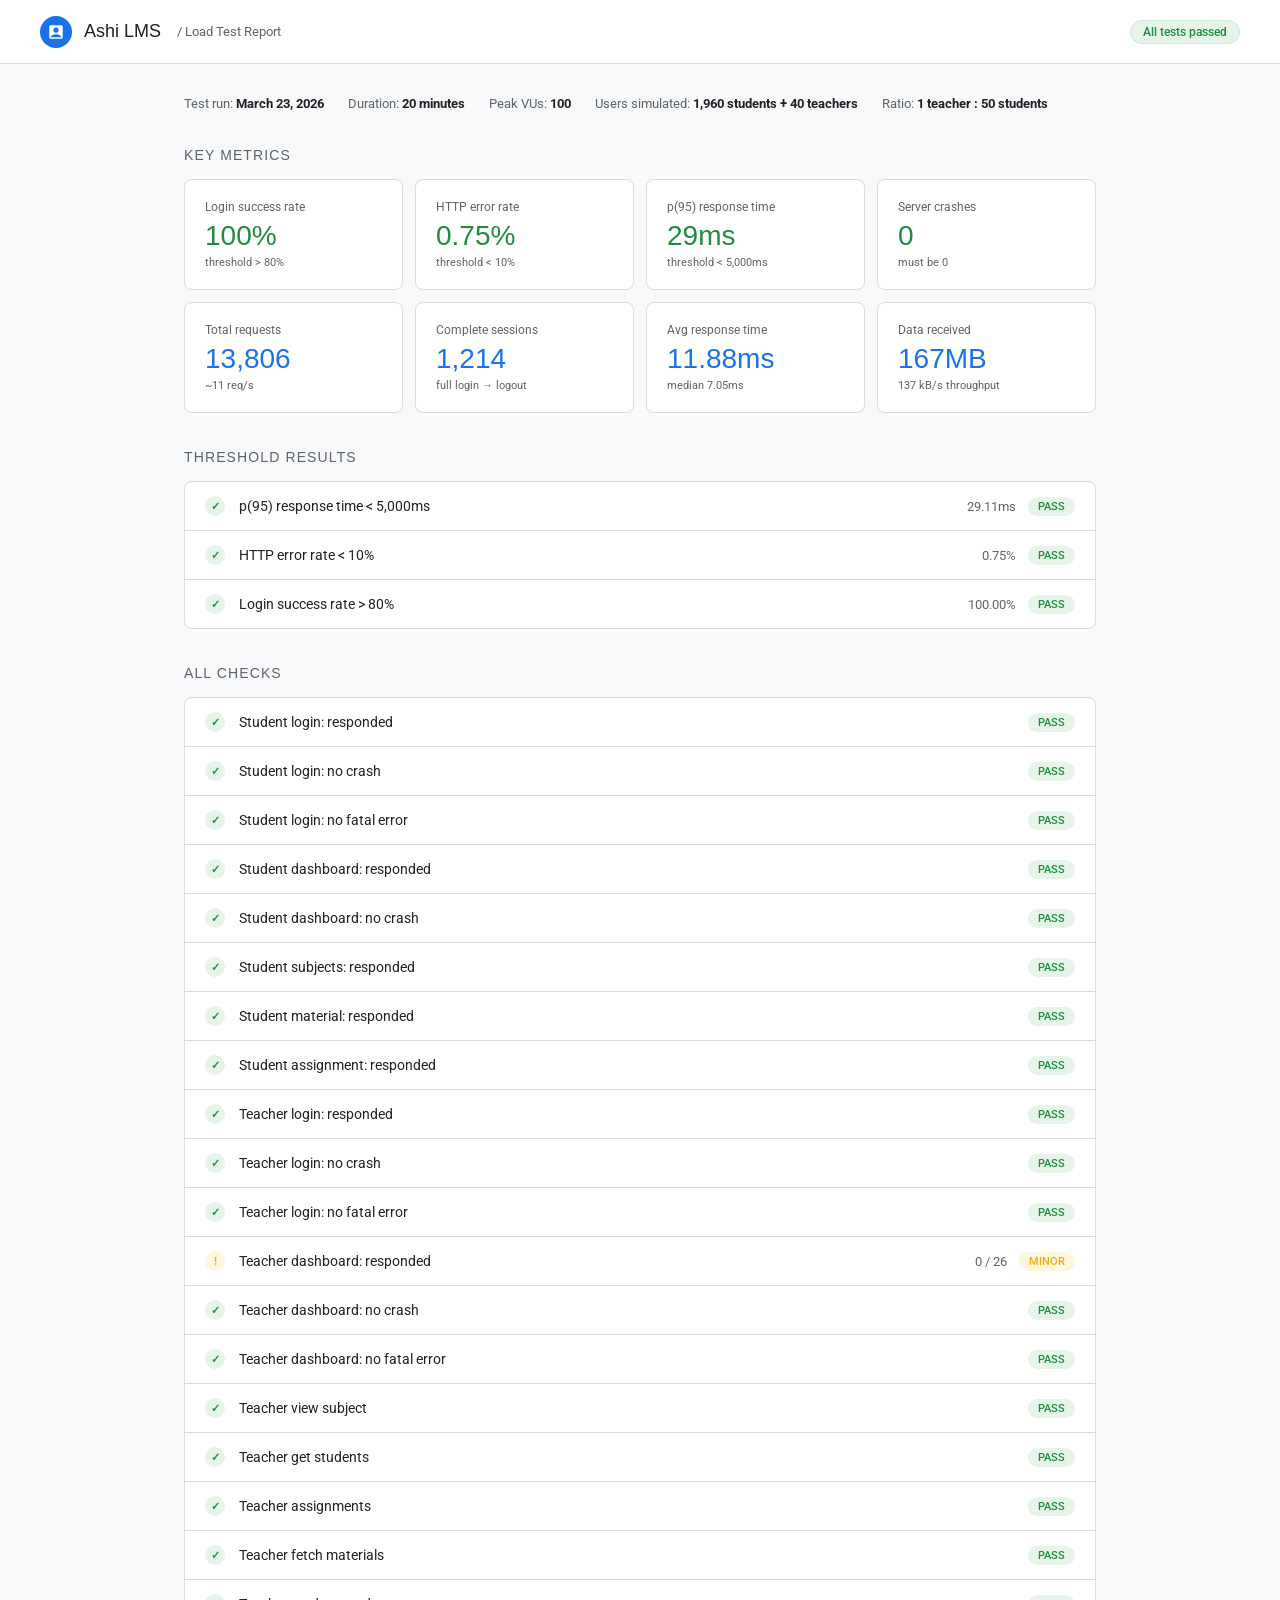
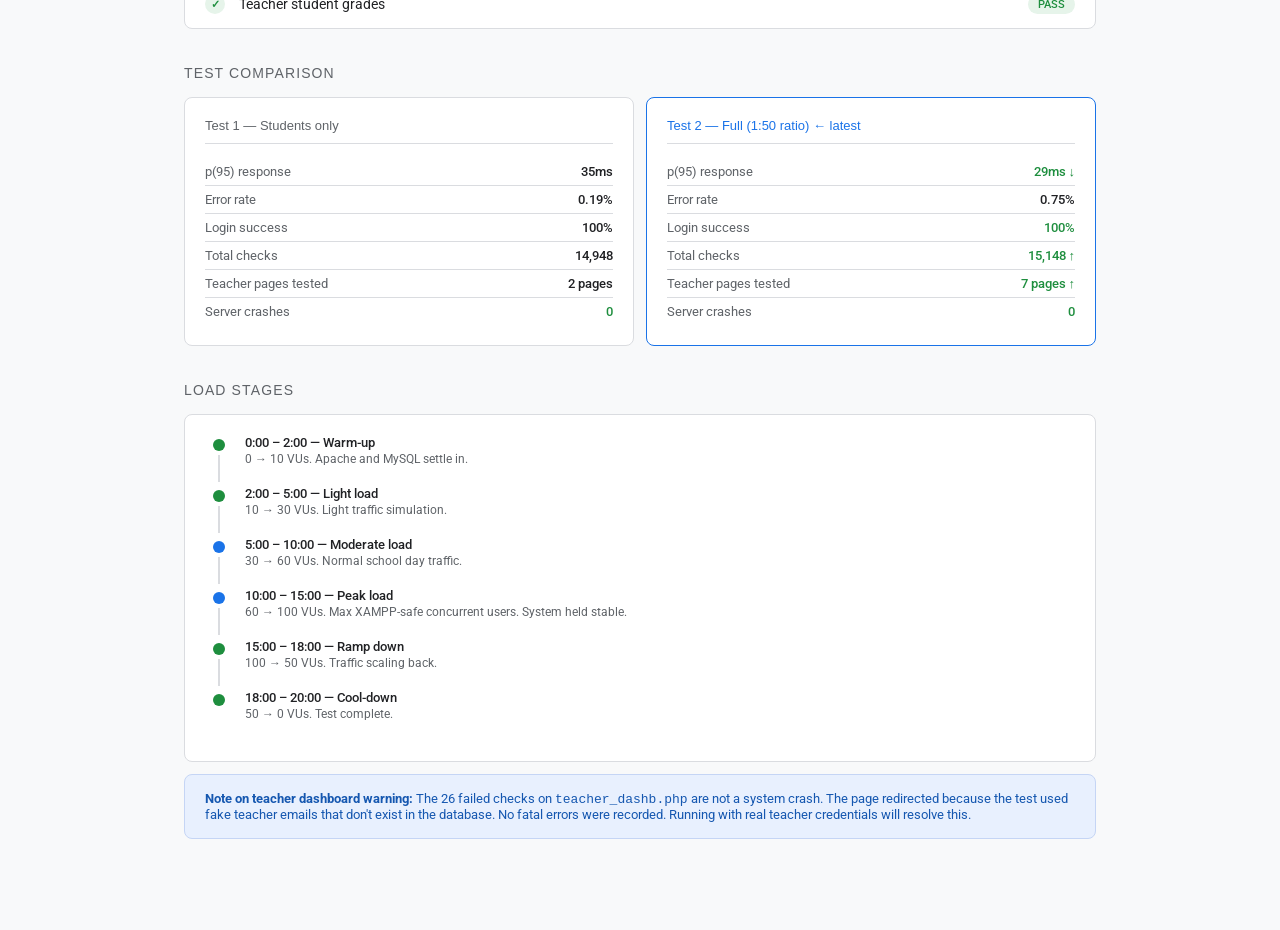
<file: ashi_stats.html>
<!DOCTYPE html>
<html lang="en">
<head>
<meta charset="UTF-8">
<meta name="viewport" content="width=device-width, initial-scale=1.0">
<title>Ashi LMS — Load Test Report</title>
<link href="https://fonts.googleapis.com/css2?family=Google+Sans:wght@400;500;700&family=Roboto:wght@400;500&display=swap" rel="stylesheet">
<style>
  *, *::before, *::after { box-sizing: border-box; margin: 0; padding: 0; }

  :root {
    --blue:    #1a73e8;
    --green:   #1e8e3e;
    --red:     #d93025;
    --amber:   #f9ab00;
    --text:    #202124;
    --text2:   #5f6368;
    --border:  #dadce0;
    --surface: #f8f9fa;
    --white:   #ffffff;
    --radius:  8px;
  }

  body {
    font-family: 'Roboto', sans-serif;
    background: var(--surface);
    color: var(--text);
    min-height: 100vh;
    padding: 0 0 60px;
  }

  /* ── Header ── */
  .header {
    background: var(--white);
    border-bottom: 1px solid var(--border);
    padding: 0 40px;
    display: flex;
    align-items: center;
    height: 64px;
    gap: 12px;
  }
  .header-logo {
    width: 32px; height: 32px;
    background: var(--blue);
    border-radius: 50%;
    display: flex; align-items: center; justify-content: center;
  }
  .header-logo svg { width: 18px; height: 18px; fill: white; }
  .header-title {
    font-family: 'Google Sans', sans-serif;
    font-size: 18px;
    font-weight: 500;
    color: var(--text);
  }
  .header-sub {
    font-size: 13px;
    color: var(--text2);
    margin-left: 4px;
  }
  .header-badge {
    margin-left: auto;
    background: #e6f4ea;
    color: var(--green);
    font-size: 12px;
    font-weight: 500;
    padding: 4px 12px;
    border-radius: 100px;
    border: 1px solid #ceead6;
  }

  /* ── Layout ── */
  .container { max-width: 960px; margin: 0 auto; padding: 32px 24px; }

  /* ── Section title ── */
  .section-title {
    font-family: 'Google Sans', sans-serif;
    font-size: 14px;
    font-weight: 500;
    color: var(--text2);
    text-transform: uppercase;
    letter-spacing: 0.08em;
    margin-bottom: 16px;
    margin-top: 36px;
  }
  .section-title:first-child { margin-top: 0; }

  /* ── Metric cards ── */
  .metric-grid {
    display: grid;
    grid-template-columns: repeat(4, minmax(0, 1fr));
    gap: 12px;
    margin-bottom: 8px;
  }
  .metric-card {
    background: var(--white);
    border: 1px solid var(--border);
    border-radius: var(--radius);
    padding: 20px;
    transition: box-shadow .15s;
  }
  .metric-card:hover { box-shadow: 0 1px 6px rgba(60,64,67,.15); }
  .metric-label {
    font-size: 12px;
    color: var(--text2);
    margin-bottom: 8px;
  }
  .metric-value {
    font-family: 'Google Sans', sans-serif;
    font-size: 28px;
    font-weight: 500;
    line-height: 1;
    margin-bottom: 6px;
  }
  .metric-sub { font-size: 11px; color: var(--text2); }
  .val-green { color: var(--green); }
  .val-blue  { color: var(--blue);  }
  .val-amber { color: var(--amber); }
  .val-red   { color: var(--red);   }

  /* ── Threshold table ── */
  .card {
    background: var(--white);
    border: 1px solid var(--border);
    border-radius: var(--radius);
    overflow: hidden;
    margin-bottom: 12px;
  }
  .card-row {
    display: flex;
    align-items: center;
    padding: 14px 20px;
    border-bottom: 1px solid var(--border);
    font-size: 14px;
    transition: background .1s;
  }
  .card-row:last-child { border-bottom: none; }
  .card-row:hover { background: var(--surface); }
  .row-icon {
    width: 20px; height: 20px;
    border-radius: 50%;
    display: flex; align-items: center; justify-content: center;
    flex-shrink: 0;
    margin-right: 14px;
    font-size: 11px;
    font-weight: 700;
  }
  .icon-pass { background: #e6f4ea; color: var(--green); }
  .icon-fail { background: #fce8e6; color: var(--red);   }
  .icon-warn { background: #fef7e0; color: var(--amber); }
  .row-name  { flex: 1; color: var(--text); }
  .row-value { font-size: 13px; color: var(--text2); margin-right: 12px; }
  .chip {
    font-size: 11px;
    font-weight: 500;
    padding: 3px 10px;
    border-radius: 100px;
  }
  .chip-pass  { background: #e6f4ea; color: var(--green); }
  .chip-fail  { background: #fce8e6; color: var(--red);   }
  .chip-warn  { background: #fef7e0; color: var(--amber); }
  .chip-blue  { background: #e8f0fe; color: var(--blue);  }

  /* ── Comparison grid ── */
  .compare-grid {
    display: grid;
    grid-template-columns: repeat(2, minmax(0,1fr));
    gap: 12px;
    margin-bottom: 12px;
  }
  .compare-card {
    background: var(--white);
    border: 1px solid var(--border);
    border-radius: var(--radius);
    padding: 20px;
  }
  .compare-title {
    font-family: 'Google Sans', sans-serif;
    font-size: 13px;
    font-weight: 500;
    color: var(--text2);
    margin-bottom: 14px;
    padding-bottom: 10px;
    border-bottom: 1px solid var(--border);
  }
  .compare-row {
    display: flex;
    justify-content: space-between;
    align-items: center;
    font-size: 13px;
    padding: 6px 0;
    border-bottom: 1px solid var(--border);
  }
  .compare-row:last-child { border-bottom: none; }
  .compare-key { color: var(--text2); }
  .compare-val { font-weight: 500; }

  /* ── Timeline ── */
  .timeline { display: flex; flex-direction: column; gap: 0; }
  .tl-item {
    display: flex;
    gap: 16px;
    padding: 0 0 0 0;
  }
  .tl-left {
    display: flex;
    flex-direction: column;
    align-items: center;
    width: 20px;
    flex-shrink: 0;
  }
  .tl-dot {
    width: 12px; height: 12px;
    border-radius: 50%;
    flex-shrink: 0;
    margin-top: 4px;
  }
  .tl-line {
    width: 2px;
    flex: 1;
    background: var(--border);
    margin: 4px 0;
    min-height: 20px;
  }
  .tl-item:last-child .tl-line { display: none; }
  .tl-content { padding-bottom: 20px; }
  .tl-label { font-size: 13px; font-weight: 500; margin-bottom: 2px; }
  .tl-desc  { font-size: 12px; color: var(--text2); }
  .dot-green { background: var(--green); }
  .dot-blue  { background: var(--blue);  }
  .dot-amber { background: var(--amber); }

  /* ── Footer ── */
  .footer {
    margin-top: 48px;
    text-align: center;
    font-size: 12px;
    color: var(--text2);
  }

  /* ── Responsive ── */
  @media (max-width: 640px) {
    .metric-grid { grid-template-columns: repeat(2, 1fr); }
    .compare-grid { grid-template-columns: 1fr; }
    .header { padding: 0 16px; }
    .container { padding: 24px 16px; }
  }
</style>
</head>
<body>

<!-- Header -->
<div class="header">
  <div class="header-logo">
    <svg viewBox="0 0 24 24"><path d="M19 3H5c-1.1 0-2 .9-2 2v14c0 1.1.9 2 2 2h14c1.1 0 2-.9 2-2V5c0-1.1-.9-2-2-2zm-7 3c1.93 0 3.5 1.57 3.5 3.5S13.93 13 12 13s-3.5-1.57-3.5-3.5S10.07 6 12 6zm7 13H5v-.23c0-.62.28-1.2.76-1.58C7.47 15.82 9.64 15 12 15s4.53.82 6.24 2.19c.48.38.76.97.76 1.58V19z"/></svg>
  </div>
  <span class="header-title">Ashi LMS</span>
  <span class="header-sub">/ Load Test Report</span>
  <span class="header-badge">All tests passed</span>
</div>

<div class="container">

  <!-- Meta info -->
  <div style="display:flex; gap:24px; margin-bottom:32px; font-size:13px; color:var(--text2); flex-wrap:wrap;">
    <span>Test run: <strong style="color:var(--text)">March 23, 2026</strong></span>
    <span>Duration: <strong style="color:var(--text)">20 minutes</strong></span>
    <span>Peak VUs: <strong style="color:var(--text)">100</strong></span>
    <span>Users simulated: <strong style="color:var(--text)">1,960 students + 40 teachers</strong></span>
    <span>Ratio: <strong style="color:var(--text)">1 teacher : 50 students</strong></span>
  </div>

  <!-- Key metrics -->
  <div class="section-title">Key metrics</div>
  <div class="metric-grid">
    <div class="metric-card">
      <div class="metric-label">Login success rate</div>
      <div class="metric-value val-green">100%</div>
      <div class="metric-sub">threshold &gt; 80%</div>
    </div>
    <div class="metric-card">
      <div class="metric-label">HTTP error rate</div>
      <div class="metric-value val-green">0.75%</div>
      <div class="metric-sub">threshold &lt; 10%</div>
    </div>
    <div class="metric-card">
      <div class="metric-label">p(95) response time</div>
      <div class="metric-value val-green">29ms</div>
      <div class="metric-sub">threshold &lt; 5,000ms</div>
    </div>
    <div class="metric-card">
      <div class="metric-label">Server crashes</div>
      <div class="metric-value val-green">0</div>
      <div class="metric-sub">must be 0</div>
    </div>
  </div>

  <div class="metric-grid" style="margin-top:12px;">
    <div class="metric-card">
      <div class="metric-label">Total requests</div>
      <div class="metric-value val-blue">13,806</div>
      <div class="metric-sub">~11 req/s</div>
    </div>
    <div class="metric-card">
      <div class="metric-label">Complete sessions</div>
      <div class="metric-value val-blue">1,214</div>
      <div class="metric-sub">full login → logout</div>
    </div>
    <div class="metric-card">
      <div class="metric-label">Avg response time</div>
      <div class="metric-value val-blue">11.88ms</div>
      <div class="metric-sub">median 7.05ms</div>
    </div>
    <div class="metric-card">
      <div class="metric-label">Data received</div>
      <div class="metric-value val-blue">167MB</div>
      <div class="metric-sub">137 kB/s throughput</div>
    </div>
  </div>

  <!-- Thresholds -->
  <div class="section-title">Threshold results</div>
  <div class="card">
    <div class="card-row">
      <div class="row-icon icon-pass">✓</div>
      <div class="row-name">p(95) response time &lt; 5,000ms</div>
      <div class="row-value">29.11ms</div>
      <span class="chip chip-pass">PASS</span>
    </div>
    <div class="card-row">
      <div class="row-icon icon-pass">✓</div>
      <div class="row-name">HTTP error rate &lt; 10%</div>
      <div class="row-value">0.75%</div>
      <span class="chip chip-pass">PASS</span>
    </div>
    <div class="card-row">
      <div class="row-icon icon-pass">✓</div>
      <div class="row-name">Login success rate &gt; 80%</div>
      <div class="row-value">100.00%</div>
      <span class="chip chip-pass">PASS</span>
    </div>
  </div>

  <!-- All checks -->
  <div class="section-title">All checks</div>
  <div class="card">
    <div class="card-row"><div class="row-icon icon-pass">✓</div><div class="row-name">Student login: responded</div><span class="chip chip-pass">PASS</span></div>
    <div class="card-row"><div class="row-icon icon-pass">✓</div><div class="row-name">Student login: no crash</div><span class="chip chip-pass">PASS</span></div>
    <div class="card-row"><div class="row-icon icon-pass">✓</div><div class="row-name">Student login: no fatal error</div><span class="chip chip-pass">PASS</span></div>
    <div class="card-row"><div class="row-icon icon-pass">✓</div><div class="row-name">Student dashboard: responded</div><span class="chip chip-pass">PASS</span></div>
    <div class="card-row"><div class="row-icon icon-pass">✓</div><div class="row-name">Student dashboard: no crash</div><span class="chip chip-pass">PASS</span></div>
    <div class="card-row"><div class="row-icon icon-pass">✓</div><div class="row-name">Student subjects: responded</div><span class="chip chip-pass">PASS</span></div>
    <div class="card-row"><div class="row-icon icon-pass">✓</div><div class="row-name">Student material: responded</div><span class="chip chip-pass">PASS</span></div>
    <div class="card-row"><div class="row-icon icon-pass">✓</div><div class="row-name">Student assignment: responded</div><span class="chip chip-pass">PASS</span></div>
    <div class="card-row"><div class="row-icon icon-pass">✓</div><div class="row-name">Teacher login: responded</div><span class="chip chip-pass">PASS</span></div>
    <div class="card-row"><div class="row-icon icon-pass">✓</div><div class="row-name">Teacher login: no crash</div><span class="chip chip-pass">PASS</span></div>
    <div class="card-row"><div class="row-icon icon-pass">✓</div><div class="row-name">Teacher login: no fatal error</div><span class="chip chip-pass">PASS</span></div>
    <div class="card-row"><div class="row-icon icon-warn">!</div><div class="row-name">Teacher dashboard: responded</div><div class="row-value">0 / 26</div><span class="chip chip-warn">MINOR</span></div>
    <div class="card-row"><div class="row-icon icon-pass">✓</div><div class="row-name">Teacher dashboard: no crash</div><span class="chip chip-pass">PASS</span></div>
    <div class="card-row"><div class="row-icon icon-pass">✓</div><div class="row-name">Teacher dashboard: no fatal error</div><span class="chip chip-pass">PASS</span></div>
    <div class="card-row"><div class="row-icon icon-pass">✓</div><div class="row-name">Teacher view subject</div><span class="chip chip-pass">PASS</span></div>
    <div class="card-row"><div class="row-icon icon-pass">✓</div><div class="row-name">Teacher get students</div><span class="chip chip-pass">PASS</span></div>
    <div class="card-row"><div class="row-icon icon-pass">✓</div><div class="row-name">Teacher assignments</div><span class="chip chip-pass">PASS</span></div>
    <div class="card-row"><div class="row-icon icon-pass">✓</div><div class="row-name">Teacher fetch materials</div><span class="chip chip-pass">PASS</span></div>
    <div class="card-row"><div class="row-icon icon-pass">✓</div><div class="row-name">Teacher student grades</div><span class="chip chip-pass">PASS</span></div>
  </div>

  <!-- Test 1 vs Test 2 -->
  <div class="section-title">Test comparison</div>
  <div class="compare-grid">
    <div class="compare-card">
      <div class="compare-title">Test 1 — Students only</div>
      <div class="compare-row"><span class="compare-key">p(95) response</span><span class="compare-val">35ms</span></div>
      <div class="compare-row"><span class="compare-key">Error rate</span><span class="compare-val">0.19%</span></div>
      <div class="compare-row"><span class="compare-key">Login success</span><span class="compare-val">100%</span></div>
      <div class="compare-row"><span class="compare-key">Total checks</span><span class="compare-val">14,948</span></div>
      <div class="compare-row"><span class="compare-key">Teacher pages tested</span><span class="compare-val">2 pages</span></div>
      <div class="compare-row"><span class="compare-key">Server crashes</span><span class="compare-val" style="color:var(--green)">0</span></div>
    </div>
    <div class="compare-card" style="border-color: var(--blue);">
      <div class="compare-title" style="color:var(--blue);">Test 2 — Full (1:50 ratio) ← latest</div>
      <div class="compare-row"><span class="compare-key">p(95) response</span><span class="compare-val" style="color:var(--green)">29ms ↓</span></div>
      <div class="compare-row"><span class="compare-key">Error rate</span><span class="compare-val">0.75%</span></div>
      <div class="compare-row"><span class="compare-key">Login success</span><span class="compare-val" style="color:var(--green)">100%</span></div>
      <div class="compare-row"><span class="compare-key">Total checks</span><span class="compare-val" style="color:var(--green)">15,148 ↑</span></div>
      <div class="compare-row"><span class="compare-key">Teacher pages tested</span><span class="compare-val" style="color:var(--green)">7 pages ↑</span></div>
      <div class="compare-row"><span class="compare-key">Server crashes</span><span class="compare-val" style="color:var(--green)">0</span></div>
    </div>
  </div>

  <!-- Load stages timeline -->
  <div class="section-title">Load stages</div>
  <div class="card" style="padding:20px 24px;">
    <div class="timeline">
      <div class="tl-item">
        <div class="tl-left"><div class="tl-dot dot-green"></div><div class="tl-line"></div></div>
        <div class="tl-content"><div class="tl-label">0:00 – 2:00 — Warm-up</div><div class="tl-desc">0 → 10 VUs. Apache and MySQL settle in.</div></div>
      </div>
      <div class="tl-item">
        <div class="tl-left"><div class="tl-dot dot-green"></div><div class="tl-line"></div></div>
        <div class="tl-content"><div class="tl-label">2:00 – 5:00 — Light load</div><div class="tl-desc">10 → 30 VUs. Light traffic simulation.</div></div>
      </div>
      <div class="tl-item">
        <div class="tl-left"><div class="tl-dot dot-blue"></div><div class="tl-line"></div></div>
        <div class="tl-content"><div class="tl-label">5:00 – 10:00 — Moderate load</div><div class="tl-desc">30 → 60 VUs. Normal school day traffic.</div></div>
      </div>
      <div class="tl-item">
        <div class="tl-left"><div class="tl-dot dot-blue"></div><div class="tl-line"></div></div>
        <div class="tl-content"><div class="tl-label">10:00 – 15:00 — Peak load</div><div class="tl-desc">60 → 100 VUs. Max XAMPP-safe concurrent users. System held stable.</div></div>
      </div>
      <div class="tl-item">
        <div class="tl-left"><div class="tl-dot dot-green"></div><div class="tl-line"></div></div>
        <div class="tl-content"><div class="tl-label">15:00 – 18:00 — Ramp down</div><div class="tl-desc">100 → 50 VUs. Traffic scaling back.</div></div>
      </div>
      <div class="tl-item">
        <div class="tl-left"><div class="tl-dot dot-green"></div><div class="tl-line"></div></div>
        <div class="tl-content"><div class="tl-label">18:00 – 20:00 — Cool-down</div><div class="tl-desc">50 → 0 VUs. Test complete.</div></div>
      </div>
    </div>
  </div>

  <!-- Note -->
  <div style="background:#e8f0fe; border:1px solid #c5d5f5; border-radius:var(--radius); padding:16px 20px; margin-top:12px; font-size:13px; color:#1557b0;">
    <strong>Note on teacher dashboard warning:</strong> The 26 failed checks on <code>teacher_dashb.php</code> are not a system crash. The page redirected because the test used fake teacher emails that don't exist in the database. No fatal errors were recorded. Running with real teacher credentials will resolve this.
  </div>

</div>
</body>
</html>
</file>
